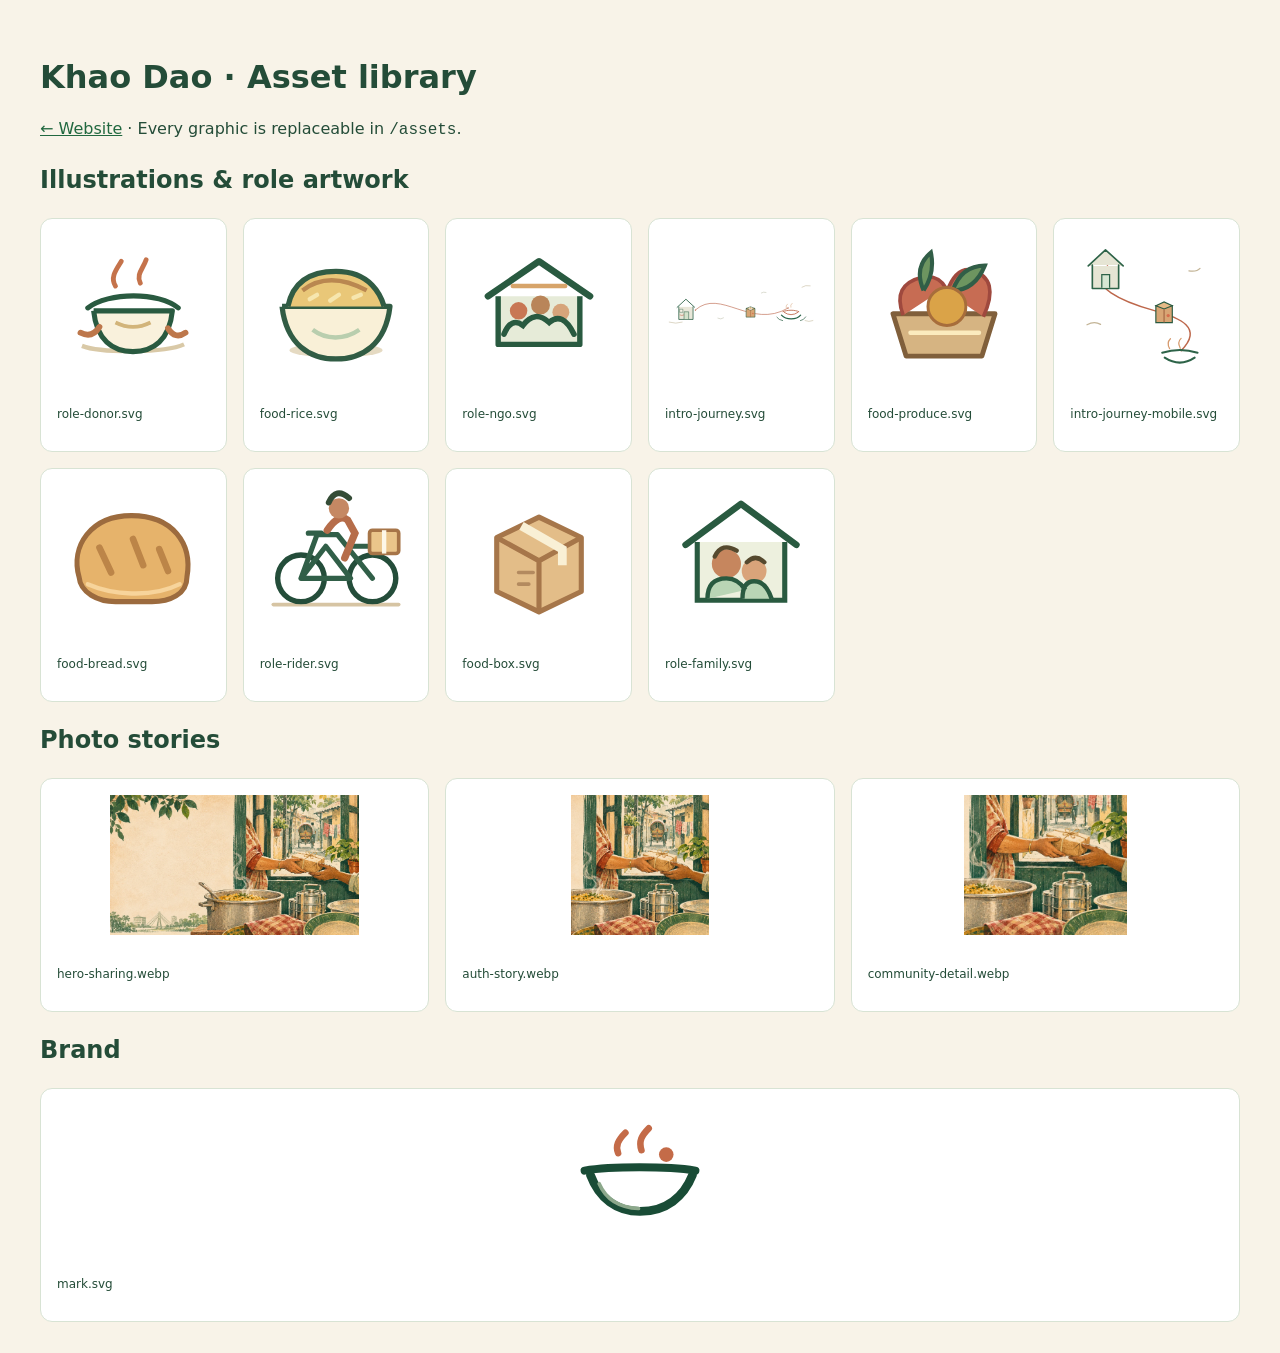
<file: previews/asset-gallery.html>
<!doctype html><html lang="en"><head><meta charset="utf-8"><meta name="viewport" content="width=device-width, initial-scale=1"><title>Khao Dao asset gallery</title><style>body{font:16px/1.5 system-ui;background:#f8f3e8;color:#244c38;margin:0;padding:32px}main{max-width:1200px;margin:auto}.gallery{display:grid;grid-template-columns:repeat(auto-fit,minmax(180px,1fr));gap:16px}.card{background:white;border:1px solid #d8e3d4;border-radius:12px;padding:16px;min-height:200px;display:flex;flex-direction:column;justify-content:space-between}.card img{height:140px;max-width:100%;object-fit:contain}.card p{font-size:12px;overflow-wrap:anywhere}.wide{width:100%;max-height:400px;object-fit:contain}h1{margin-bottom:4px}a{color:#21683f}</style></head><body><main><h1>Khao Dao · Asset library</h1><p><a href="../index.html">← Website</a> · Every graphic is replaceable in <code>/assets</code>.</p><h2>Illustrations & role artwork</h2><div class="gallery"><div class="card"><img loading="lazy" src="../assets/illustrations/role-donor.svg" alt=""><p>role-donor.svg</p></div><div class="card"><img loading="lazy" src="../assets/illustrations/food-rice.svg" alt=""><p>food-rice.svg</p></div><div class="card"><img loading="lazy" src="../assets/illustrations/role-ngo.svg" alt=""><p>role-ngo.svg</p></div><div class="card"><img loading="lazy" src="../assets/illustrations/intro-journey.svg" alt=""><p>intro-journey.svg</p></div><div class="card"><img loading="lazy" src="../assets/illustrations/food-produce.svg" alt=""><p>food-produce.svg</p></div><div class="card"><img loading="lazy" src="../assets/illustrations/intro-journey-mobile.svg" alt=""><p>intro-journey-mobile.svg</p></div><div class="card"><img loading="lazy" src="../assets/illustrations/food-bread.svg" alt=""><p>food-bread.svg</p></div><div class="card"><img loading="lazy" src="../assets/illustrations/role-rider.svg" alt=""><p>role-rider.svg</p></div><div class="card"><img loading="lazy" src="../assets/illustrations/food-box.svg" alt=""><p>food-box.svg</p></div><div class="card"><img loading="lazy" src="../assets/illustrations/role-family.svg" alt=""><p>role-family.svg</p></div></div><h2>Photo stories</h2><div class="gallery"><div class="card"><img src="../assets/images/hero-sharing.webp"><p>hero-sharing.webp</p></div><div class="card"><img src="../assets/images/auth-story.webp"><p>auth-story.webp</p></div><div class="card"><img src="../assets/images/community-detail.webp"><p>community-detail.webp</p></div></div><h2>Brand</h2><div class="gallery"><div class="card"><img src="../assets/brand/mark.svg"><p>mark.svg</p></div></div></main></body></html>
</file>
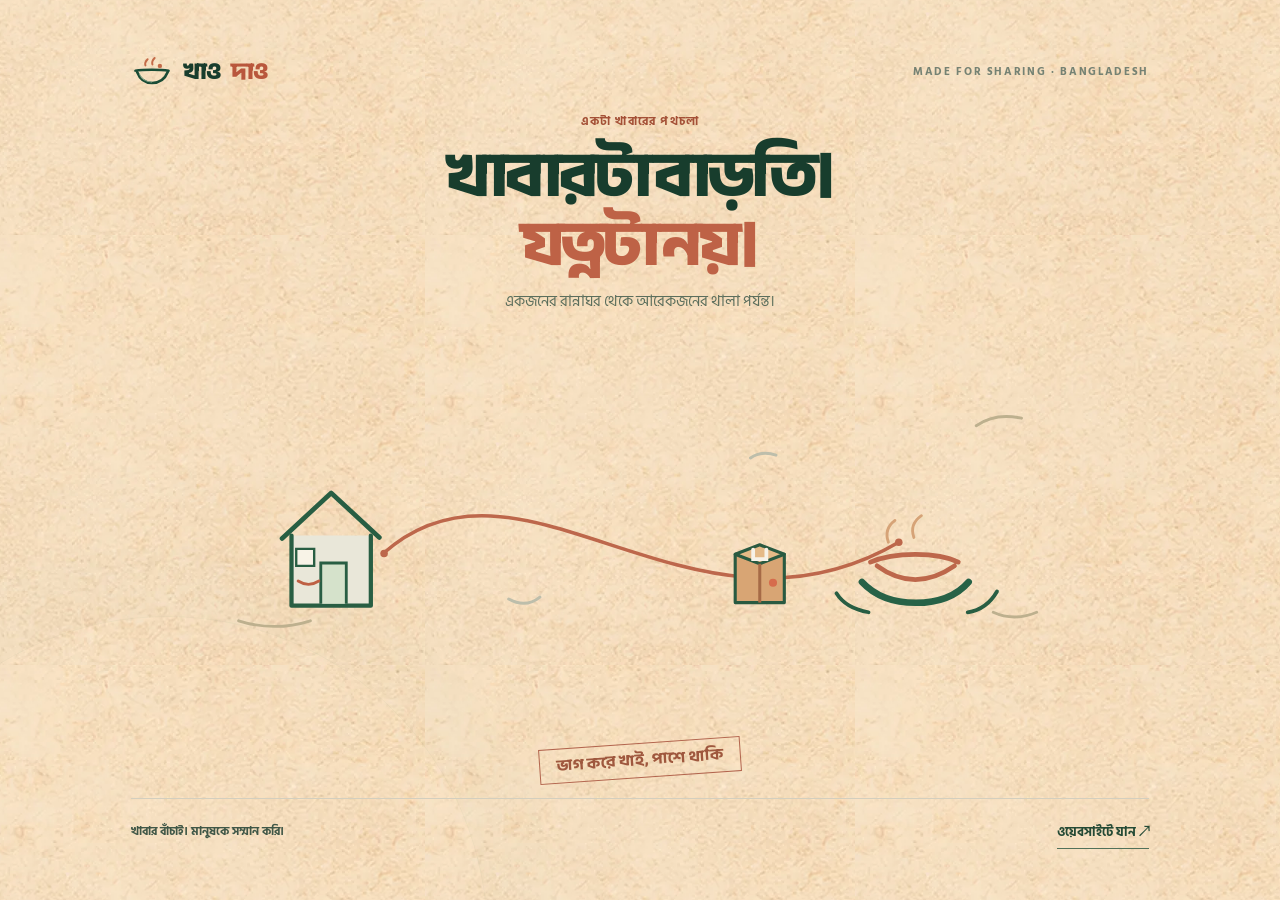
<file: previews/intro.html>
<!doctype html><html lang="bn"><head><meta charset="utf-8"><meta name="viewport" content="width=device-width, initial-scale=1"><title>খাও দাও Intro Preview</title><link rel="stylesheet" href="../assets/css/site.css"><link href="https://fonts.googleapis.com/css2?family=Anek+Bangla:wght@500;600;700;800&family=Hind+Siliguri:wght@400;500;600;700&display=swap" rel="stylesheet"><style>body{margin:0}</style></head><body><section id="preloader" aria-label="খাও দাও পরিচিতি">
  <div class="kd-intro">
    <div class="kd-intro-top"><div class="kd-intro-logo"><img src="../assets/brand/mark.svg" alt="">খাও <span class="kd-give">দাও</span></div><span class="kd-intro-kicker">MADE FOR SHARING · BANGLADESH</span></div>
    <div class="kd-intro-main"><div class="kd-intro-copy"><small>একটা খাবারের পথচলা</small><h2>খাবারটা বাড়তি।<br><span>যত্নটা নয়।</span></h2><p>একজনের রান্নাঘর থেকে আরেকজনের থালা পর্যন্ত।</p></div>
    <div class="kd-intro-illustration"><img class="wide" src="../assets/illustrations/intro-journey.svg" alt="একটি খাবারের প্যাকেট দাতার কাছ থেকে গ্রহীতার কাছে যাচ্ছে"><img class="mobile" src="../assets/illustrations/intro-journey-mobile.svg" alt="খাবার ভাগাভাগির ছোট গল্প"></div><span class="kd-intro-tag">ভাগ করে খাই, পাশে থাকি</span></div>
    <div class="kd-intro-bottom"><b>খাবার বাঁচাই। মানুষকে সম্মান করি।</b><button class="kd-intro-skip" type="button" onclick="closePreloader()">ওয়েবসাইটে যান ↗</button></div>
  </div>
</section><script>function closePreloader(){location.href='../index.html#/';}</script></body></html>
</file>
<file: assets/css/site.css>
:root{--g1:#0f3a24;--g2:#14532d;--g3:#1f7a3f;--mint:#e6f2e6;--bg:#f1f6f1;--ink:#13241a;--mut:#5d6e63;--line:#dce7dc;--sun:#e8452c;--amb:#e08a12}
*{box-sizing:border-box}
body{margin:0;background:var(--bg);color:var(--ink);font:16px/1.55 "Hind Siliguri",system-ui,sans-serif}
h1,h2,h3{font-family:"Bricolage Grotesque","Hind Siliguri",sans-serif;letter-spacing:-.015em;margin:0}
a{color:inherit;text-decoration:none}
button{font:600 15px "Hind Siliguri",sans-serif;cursor:pointer;border:0;border-radius:10px;padding:10px 18px;background:var(--g3);color:#fff;transition:.15s;display:inline-flex;align-items:center;gap:8px}
button:hover{background:var(--g2);transform:translateY(-1px)}
button.soft{background:var(--mint);color:var(--g2)}button.warn{background:#fde8e4;color:var(--sun)}button.ghost{background:rgba(255,255,255,.6);color:var(--g1);backdrop-filter:blur(8px)}
:focus-visible{outline:3px solid #86c98f;outline-offset:2px}
.demo{background:#fff4d6;color:#7a5400;text-align:center;font-size:13px;padding:4px}
.nb{display:flex;align-items:center;justify-content:space-between;gap:14px;padding:12px 4vw;background:rgba(255,255,255,.74);backdrop-filter:blur(14px);border-bottom:1px solid rgba(20,83,45,.1);position:sticky;top:0;z-index:20}
.brand{display:flex;align-items:center;gap:8px;font:800 21px "Bricolage Grotesque";color:var(--g2)}
.nb nav{display:flex;gap:26px;font-weight:500}.nb nav a{padding:4px 0;border-bottom:2px solid transparent}.nb nav a.on{border-color:var(--g3);color:var(--g3)}
.nr{display:flex;gap:10px;align-items:center}.lang{background:none;color:var(--g2);padding:6px 12px;border:1px solid var(--line)}.lang:hover{background:var(--mint)}
@media(max-width:700px){.nb nav{display:none}}
/* animated Bangladesh scene */
.hero,.authwrap{position:relative;overflow:hidden}
.scene{position:absolute;inset:0;width:100%;height:100%}
.w1{animation:drift 90s linear infinite}.w2{animation:drift 60s linear infinite}.w3{animation:drift 40s linear infinite}.w4{animation:drift 28s linear infinite}
@keyframes drift{to{transform:translateX(-1440px)}}
.glow{transform-box:fill-box;transform-origin:center;animation:pulse 6s ease-in-out infinite}@keyframes pulse{50%{opacity:.6;transform:scale(1.12)}}
.boat{animation:sail 75s linear infinite}@keyframes sail{from{transform:translate(-200px,500px)}to{transform:translate(1560px,500px)}}
.bob{transform-box:fill-box;transform-origin:center;animation:bob 3s ease-in-out infinite}@keyframes bob{50%{transform:translateY(5px) rotate(2deg)}}
.bird{animation:fly 45s linear infinite;animation-delay:var(--s)}@keyframes fly{from{transform:translate(-100px,var(--y))}to{transform:translate(1540px,calc(var(--y) - 70px))}}
.gr{animation:rise var(--d) linear infinite;animation-delay:var(--s)}@keyframes rise{from{transform:translate(var(--x),820px);opacity:0}15%{opacity:.85}to{transform:translate(calc(var(--x) + 90px),-20px);opacity:0}}
.sway{transform-box:fill-box;transform-origin:bottom center;animation:sway 5s ease-in-out infinite}@keyframes sway{50%{transform:rotate(2.5deg)}}
.flt{animation:flt 6s ease-in-out infinite}@keyframes flt{50%{transform:translateY(-10px)}}
/* hero + auth */
.in{position:relative;display:grid;gap:34px;align-items:center;max-width:1220px;margin:0 auto;padding:7vh 5vw;min-height:calc(100vh - 62px)}
.hero .in{grid-template-columns:1.15fr 1fr}.authwrap .in{grid-template-columns:1.1fr 450px}
@media(max-width:860px){.hero .in,.authwrap .in{grid-template-columns:1fr}}
.chip{display:inline-flex;gap:6px;align-items:center;background:rgba(255,255,255,.72);color:var(--g2);font-weight:600;font-size:14px;padding:4px 12px;border-radius:99px}
.in h1{font-size:clamp(38px,6vw,66px);line-height:1.06;color:var(--g1);margin:14px 0}
.in p.lead{font-size:19px;color:#254a33;max-width:40ch;margin:0 0 24px}
.glass{background:rgba(255,255,255,.66);backdrop-filter:blur(16px);border:1px solid rgba(255,255,255,.75);border-radius:20px;box-shadow:0 14px 40px rgba(15,58,36,.14)}
.live{display:flex;gap:14px;align-items:center;padding:14px 18px;width:min(330px,100%)}.live svg{width:56px;flex:none}
.live .clock{font:800 22px "Bricolage Grotesque";color:var(--sun);font-variant-numeric:tabular-nums}
.stack{display:grid;gap:16px;justify-items:end}.stack .live:nth-child(2){margin-right:40px}
@media(max-width:860px){.stack{justify-items:start}.stack .live:nth-child(2){margin:0}}
.card{padding:26px;animation:in .6s cubic-bezier(.2,.8,.2,1)}@keyframes in{from{opacity:0;transform:translateY(24px) scale(.98)}}
.tabs2{position:relative;display:grid;grid-template-columns:1fr 1fr;background:rgba(20,83,45,.09);border-radius:12px;padding:4px;margin-bottom:20px}
.tabs2 button{background:none;color:var(--g2);position:relative;z-index:1;justify-content:center}.tabs2 button:hover{transform:none;background:none}
.ind{position:absolute;top:4px;bottom:4px;left:4px;width:calc(50% - 4px);background:#fff;border-radius:9px;box-shadow:0 2px 8px rgba(0,0,0,.1);transition:transform .4s cubic-bezier(.5,1.5,.5,1)}
.card.reg .ind{transform:translateX(100%)}
.panes{display:block}.pane{display:none}.card:not(.reg) .p1,.card.reg .p2{display:block;animation:paneIn .45s cubic-bezier(.2,.8,.2,1)}@keyframes paneIn{from{opacity:0;transform:translateX(24px)}}
.f{position:relative;margin-bottom:13px}.f svg{position:absolute;left:13px;top:16px;color:var(--mut)}
.f input,.f select,.plain{width:100%;padding:21px 14px 7px 42px;border:1.5px solid var(--line);border-radius:12px;font:inherit;background:#fff;color:var(--ink);transition:.2s}
.f select{padding-top:19px}.plain{padding:11px 14px;margin-bottom:12px}
.f label{position:absolute;left:42px;top:14px;color:var(--mut);transition:.18s;pointer-events:none;font-size:15px}
.f input:focus+label,.f input:not(:placeholder-shown)+label,.f select+label{top:5px;font-size:11.5px;color:var(--g3);font-weight:600}
.f input:focus,.f select:focus,.plain:focus{border-color:var(--g3);box-shadow:0 0 0 4px rgba(31,122,63,.13);outline:0}
.hint{font-size:13px;color:var(--mut);margin:-6px 0 12px}
.full{width:100%;justify-content:center;padding:13px;font-size:16px}
button.busy{pointer-events:none;opacity:.85}button.busy::after{content:"";width:16px;height:16px;border:2px solid #fff;border-top-color:transparent;border-radius:50%;animation:spin .7s linear infinite}@keyframes spin{to{transform:rotate(360deg)}}
.shake{animation:shake .4s}@keyframes shake{25%{transform:translateX(-9px)}75%{transform:translateX(9px)}}
/* landing sections */
.sec{max-width:1100px;margin:0 auto;padding:60px 5vw}.sec h2{font-size:34px;margin-bottom:22px}
.steps{display:grid;grid-template-columns:repeat(auto-fit,minmax(240px,1fr));gap:20px}
.step{background:#fff;border:1px solid var(--line);border-radius:18px;padding:22px}.step b{font:800 36px "Bricolage Grotesque";color:var(--sun)}.step h3{font-size:20px;margin:4px 0}.step p{margin:0;color:var(--mut)}
footer{background:var(--g1);color:#a9cdb0;text-align:center;padding:26px;font-size:14px}
/* dashboards */
.shell{display:grid;grid-template-columns:250px 1fr;min-height:calc(100vh - 62px)}
.side{background:linear-gradient(180deg,var(--g1),var(--g2));color:#d7ebd9;padding:22px 14px;display:flex;flex-direction:column;gap:4px}
.me{text-align:center;padding:6px 0 18px}.me b{display:block;color:#fff;margin-top:8px}.me small{color:#9fc7a6}
.av{width:68px;height:68px;border-radius:50%;background:var(--mint);color:var(--g2);display:grid;place-items:center;font:800 28px "Bricolage Grotesque";margin:0 auto;border:3px solid rgba(255,255,255,.35)}
.side a{display:flex;gap:12px;align-items:center;padding:11px 14px;border-radius:10px;transition:.15s}.side a:hover{background:rgba(255,255,255,.09)}.side a.on{background:rgba(255,255,255,.16);color:#fff;font-weight:600}
.main{padding:28px 3.5vw 60px;animation:fade .35s}@keyframes fade{from{opacity:0;transform:translateY(8px)}}
@media(max-width:820px){.shell{grid-template-columns:1fr}.side{flex-direction:row;overflow-x:auto;padding:10px}.me{display:none}.side a{white-space:nowrap}}
.head{display:flex;justify-content:space-between;align-items:flex-start;gap:14px;flex-wrap:wrap}.head h1{font-size:clamp(26px,3.6vw,36px)}.head p{margin:2px 0 0;color:var(--mut)}
.sts{display:grid;grid-template-columns:repeat(auto-fit,minmax(200px,1fr));gap:14px;margin:20px 0}
.st{display:flex;gap:14px;align-items:center;background:#fff;border:1px solid var(--line);border-radius:16px;padding:16px}.st b{font:800 30px "Bricolage Grotesque";display:block;line-height:1}.st small{color:var(--mut)}
.ico{width:52px;height:52px;border-radius:50%;display:grid;place-items:center;flex:none}.ico.g{background:var(--mint);color:var(--g3)}.ico.o{background:#fdebd0;color:var(--amb)}.ico.b{background:#dde9fb;color:#2f5fb3}.ico.p{background:#ece4f7;color:#6b3fa0}
.panel{background:#fff;border:1px solid var(--line);border-radius:16px;padding:20px;margin-bottom:16px}.panel h3{font-size:19px;margin-bottom:10px}.panel p{color:var(--mut);margin:0 0 12px}
.two{display:grid;grid-template-columns:repeat(auto-fit,minmax(280px,1fr));gap:16px}.two .panel{position:relative;overflow:hidden;margin:0}.two .art{position:absolute;right:10px;bottom:0;width:110px;opacity:.9}
.row{display:grid;grid-template-columns:repeat(auto-fit,minmax(190px,1fr));gap:0 12px}
.bd{display:inline-block;padding:2px 10px;border-radius:99px;font-size:12px;font-weight:600;background:var(--mint);color:var(--g3)}.bd.HIGH{background:#fde8e4;color:var(--sun)}.bd.MEDIUM,.bd.PENDING{background:#fdf0cf;color:#8a5a00}.bd.CANCELLED{background:#e6e8e4;color:#59625b}.bd.COMPLETED{background:var(--g3);color:#fff}
.wrap{overflow-x:auto}table{width:100%;border-collapse:collapse;font-size:15px}th{text-align:left;color:var(--mut);font-weight:600;padding:8px;border-bottom:2px solid var(--line)}td{padding:10px 8px;border-bottom:1px solid var(--line)}.empty{color:var(--mut);padding:8px 0}
.srch{display:flex;gap:8px;margin-bottom:10px}.srch .plain{margin:0;flex:1}
.chips{display:flex;flex-wrap:wrap;gap:8px;margin:6px 0 14px}.chip2{background:#fff;color:var(--ink);border:1px solid var(--line);padding:4px 14px;border-radius:99px}.chip2.on{background:var(--g3);color:#fff;border-color:var(--g3)}
.cards{display:grid;grid-template-columns:repeat(auto-fill,minmax(210px,1fr));gap:14px}
.fd{background:#fff;border:1px solid var(--line);border-radius:16px;padding:16px;text-align:center;display:flex;flex-direction:column;gap:5px;transition:.2s}.fd:hover{box-shadow:0 10px 26px rgba(15,58,36,.12);transform:translateY(-3px)}
.fd svg{width:68px;margin:0 auto}.fd h3{font-size:19px}.fd small{color:var(--mut)}.fd .ask{display:flex;gap:6px;margin-top:6px}.fd .plain{margin:0;width:70px;padding:8px}.fd button{flex:1;justify-content:center}
.bar{height:5px;border-radius:9px;background:var(--mint);overflow:hidden}.bar i{display:block;height:100%;background:var(--g3)}.bar.HIGH i{background:var(--sun)}.bar.MEDIUM i{background:#e0a100}
.dn{--p:0;width:104px;height:104px;border-radius:50%;display:grid;place-items:center;background:conic-gradient(var(--g3) calc(var(--p)*1%),#f3b94d 0);flex:none}.dn::after{content:attr(data-l);width:74px;height:74px;border-radius:50%;background:#fff;display:grid;place-items:center;font-weight:700;font-size:18px}
.dnr{display:flex;align-items:center;gap:18px}.dnr small{display:block;color:var(--mut)}
.flow{display:flex;align-items:center;justify-content:center;gap:clamp(8px,3vw,30px);flex-wrap:wrap;margin:20px 0}.node{text-align:center;font-weight:600}.node span{display:grid;place-items:center;width:84px;height:84px;border-radius:50%;margin:0 auto 6px}
.node svg{width:46px}.sym{font-size:30px;color:var(--mut)}
.prog{height:10px;border-radius:9px;background:var(--mint);overflow:hidden;margin:6px 0}.prog i{display:block;height:100%;width:6%;background:linear-gradient(90deg,var(--g3),#7bc67e);border-radius:9px;transition:width 1.6s cubic-bezier(.4,0,.2,1)}
.warnbox{background:#fff4d6;border:1px solid #ecd28a;color:#6d4b00;border-radius:12px;padding:12px 16px;margin:14px 0}
#toast{position:fixed;left:50%;bottom:24px;transform:translate(-50%,20px);background:var(--ink);color:#fff;padding:12px 20px;border-radius:12px;opacity:0;pointer-events:none;transition:.25s;z-index:99}
#toast.show{opacity:1;transform:translate(-50%,0)}#toast.bad{background:var(--sun)}
.rf{display:none}.p2[data-role=NGO] .rNGO,.p2[data-role=INDIVIDUAL] .rINDIVIDUAL,.p2[data-role=RIDER] .rRIDER{display:block}
.pv img,.pv video{max-width:100%;max-height:150px;border-radius:10px;margin:6px 0}textarea.plain{resize:vertical;font:inherit}
.fup{border:1.5px dashed var(--line);border-radius:12px;padding:10px 12px;margin-bottom:10px;background:#fff}.fup label{display:block;font-weight:600;font-size:14px}.fup input{width:100%;margin-top:4px}
.map{height:260px;border-radius:14px;overflow:hidden;border:1px solid var(--line);margin:10px 0;z-index:1}.map.tall{height:min(62vh,540px);margin:0}
.chk{display:flex;gap:10px;align-items:center;margin:8px 0 14px;font-weight:500}.chk input{width:18px;height:18px}
.fd{text-align:left;position:relative;cursor:pointer;gap:4px}.fd .fi{position:relative;background:var(--mint);border-radius:12px;padding:14px;margin-bottom:4px}.fd .fi>svg{width:76px;margin:0 auto;display:block}
.tg{position:absolute;top:8px;left:8px;font-size:12px;font-weight:600;padding:2px 9px;border-radius:99px;background:#fff;color:var(--g2)}.tg.HIGH{background:var(--sun);color:#fff}.tg.free{top:auto;bottom:8px;background:var(--g3);color:#fff}
.fd .meta{display:flex;justify-content:space-between;color:var(--mut);font-size:14px;align-items:center}.fd .meta svg{width:15px;height:15px;margin:0 3px 0 0;display:inline;vertical-align:-2px}
.fd .add{position:absolute;right:8px;bottom:8px;width:36px;height:36px;border-radius:50%;padding:0;justify-content:center;font-size:22px;box-shadow:0 4px 10px rgba(0,0,0,.2)}
.hs{display:flex;gap:14px;overflow-x:auto;padding-bottom:8px}.hs .fd{min-width:210px;max-width:210px}.sec2{margin:20px 0 10px}
.chip2{display:inline-flex;align-items:center;gap:6px}.chip2 svg{width:22px;height:22px}
.ov{position:fixed;inset:0;background:rgba(10,30,20,.5);z-index:59;animation:fade .2s}
.sh{position:fixed;right:0;top:0;bottom:0;width:min(450px,100%);background:#fff;overflow:auto;padding:22px;z-index:60;animation:slide .3s cubic-bezier(.2,.8,.2,1)}@keyframes slide{from{transform:translateX(40px);opacity:0}}
@media(max-width:600px){.sh{top:auto;max-height:92vh;border-radius:20px 20px 0 0}}
.sh .x{position:absolute;right:14px;top:12px;background:var(--mint);color:var(--g2);width:34px;height:34px;padding:0;justify-content:center;font-size:22px;border-radius:50%}
.shh{display:flex;gap:14px;align-items:center;margin-bottom:14px;padding-right:40px}.shh svg{width:70px;flex:none}.shh h2{font-size:24px}
.lb{font-weight:600;font-size:14px;color:var(--mut);display:block;margin:10px 0 4px}
.step2{display:flex;align-items:center;gap:14px;margin-bottom:14px}.step2 button{width:40px;height:40px;padding:0;justify-content:center;font-size:20px;border-radius:50%}.step2 b{font-size:22px;min-width:26px;text-align:center}
.seg{display:grid;grid-template-columns:1fr 1fr;background:var(--mint);border-radius:12px;padding:4px;margin-bottom:10px}.seg button{background:none;color:var(--g2);justify-content:center}.seg button.on{background:#fff;box-shadow:0 2px 8px rgba(0,0,0,.1)}.seg button:hover{transform:none}
.bill{display:flex;justify-content:space-between;padding:8px 0;border-bottom:1px solid var(--line)}.bill.tot{font-weight:600}.sh .full{margin-top:14px}
.orders{display:grid;gap:12px;margin-top:16px}.oc{display:grid;grid-template-columns:64px 1fr auto auto;gap:14px;align-items:center;background:#fff;border:1px solid var(--line);border-radius:16px;padding:14px}.oc .art2 svg{width:56px}
@media(max-width:700px){.oc{grid-template-columns:56px 1fr}.oc>div:nth-child(n+3){grid-column:2}}
.trk{display:grid;grid-template-columns:320px 1fr;gap:16px;margin-top:18px}@media(max-width:860px){.trk{grid-template-columns:1fr}}
.stp{list-style:none;margin:0 0 14px;padding:0}.stp li{position:relative;padding:0 0 22px 34px;color:var(--mut)}.stp li i{position:absolute;left:0;top:2px;width:20px;height:20px;border-radius:50%;background:var(--line)}.stp li::before{content:"";position:absolute;left:9px;top:22px;bottom:-2px;width:2px;background:var(--line)}.stp li:last-child::before{display:none}.stp li.done{color:var(--ink)}.stp li.done i{background:var(--g3)}.stp li.cur{font-weight:700}.stp li.cur i{box-shadow:0 0 0 6px rgba(31,122,63,.2)}
.pin{width:34px;height:34px;border-radius:50%;display:grid;place-items:center;color:#fff;border:3px solid #fff;box-shadow:0 3px 10px rgba(0,0,0,.35)}
.pf{width:90px;height:64px;object-fit:cover;border-radius:8px;cursor:zoom-in;display:block}.zm{position:fixed;z-index:61;left:50%;top:50%;transform:translate(-50%,-50%);max-width:92vw;max-height:88vh;border-radius:12px}
.back{display:inline-block;margin-bottom:8px;color:var(--g3);font-weight:600}.bd.ON_THE_WAY{background:#dde9fb;color:#2f5fb3}
.brand .rs{color:var(--sun)}.brand svg{flex:none}
.strip{display:grid;grid-template-columns:repeat(auto-fit,minmax(220px,1fr));gap:14px;max-width:1100px;margin:-38px auto 0;padding:0 5vw;position:relative;z-index:2}
.strip>div{background:#fff;border:1px solid var(--line);border-radius:16px;padding:14px 16px;display:flex;gap:12px;align-items:center;box-shadow:0 8px 24px rgba(15,58,36,.08)}.strip b{display:block}.strip small{color:var(--mut)}
.htabs{display:flex;flex-wrap:wrap;gap:8px;margin:0 0 22px}.htab{background:#fff;color:var(--ink);border:1px solid var(--line)}.htab:hover{background:var(--mint)}.htab.on{background:var(--g3);color:#fff;border-color:var(--g3)}
.hsteps{display:grid;grid-template-columns:repeat(auto-fit,minmax(220px,1fr));gap:16px;animation:fade .35s}.hs2{position:relative;background:#fff;border:1px solid var(--line);border-radius:18px;padding:20px}.hs2 .num{position:absolute;right:16px;top:8px;font:800 44px "Bricolage Grotesque";color:#e9f0e9}.hs2 h3{font-size:19px;margin:12px 0 4px}.hs2 p{margin:0;color:var(--mut)}
.feat{display:grid;grid-template-columns:repeat(auto-fit,minmax(260px,1fr));gap:18px}.feat>div{display:flex;gap:14px}.feat b{display:block}.feat p{margin:2px 0 0;color:var(--mut)}
.band{background:linear-gradient(120deg,var(--g1),var(--g3));color:#fff;border-radius:24px;padding:44px 6vw;text-align:center;margin:20px 5vw 60px}.band h2{font-size:clamp(26px,4vw,40px);margin-bottom:10px}.band p{color:#cfe6d0;max-width:50ch;margin:0 auto 20px}.band button{background:#fff;color:var(--g2)}.band button:hover{background:var(--mint)}
.teaser{display:grid;grid-template-columns:repeat(auto-fit,minmax(280px,1fr));gap:16px}.teaser .panel{margin:0}
.flinks{display:flex;gap:22px;justify-content:center;flex-wrap:wrap;margin:10px 0}.flinks a:hover{color:#fff}footer .brand{justify-content:center;color:#fff}
.pghead{background:linear-gradient(135deg,var(--g1),var(--g3));color:#fff;padding:70px 5vw 60px;text-align:center}.pghead h1{font-size:clamp(32px,5vw,54px)}.pghead p{max-width:60ch;margin:12px auto 0;color:#d4ead6;font-size:19px}
.prose{max-width:760px;margin:0 auto;padding:50px 5vw 30px}.prose h2{font-size:28px;margin:6px 0 10px}.prose p{color:#2c4234;font-size:17px}
.vals{display:grid;grid-template-columns:repeat(auto-fit,minmax(230px,1fr));gap:14px;max-width:1000px;margin:0 auto;padding:0 5vw 20px}.vals>div{background:#fff;border:1px solid var(--line);border-radius:16px;padding:18px}.vals h3{font-size:18px;margin:10px 0 4px}.vals p{margin:0;color:var(--mut)}
.note{background:#fff4d6;border:1px solid #ecd28a;color:#6d4b00;border-radius:12px;padding:12px 16px;margin:10px 0 24px}
.sky{position:relative;background:radial-gradient(ellipse at 50% 130%,#4a0f0a,#0a1410 62%);color:#fff;overflow:hidden;padding:90px 5vw 80px;text-align:center}
@keyframes tw{50%{opacity:.15}}
}
.sky h1{position:relative;font-size:clamp(38px,7vw,74px)}.sky p{position:relative;max-width:56ch;margin:12px auto 0;color:#e8cfca;font-size:19px}
.team{display:grid;grid-template-columns:repeat(auto-fit,minmax(200px,1fr));gap:16px;max-width:1100px;margin:0 auto;padding:50px 5vw 20px}
.mem{background:#fff;border:1px solid var(--line);border-radius:20px;padding:22px 16px;text-align:center;transition:.2s}.mem:hover{transform:translateY(-5px);box-shadow:0 14px 30px rgba(15,58,36,.12)}
.mem .av{margin-bottom:10px;background:linear-gradient(135deg,var(--g3),var(--g1));color:#fff;border:0}.mem b{font:700 21px "Bricolage Grotesque";display:block}.mem small{color:var(--sun);font-weight:600;display:block;margin:2px 0 8px}.mem p{margin:0;color:var(--mut);font-size:15px}
.chips3{display:flex;flex-wrap:wrap;gap:8px;justify-content:center;margin-top:8px}.chips3 span{background:var(--mint);color:var(--g2);padding:4px 14px;border-radius:99px;font-weight:600;font-size:14px}
}
.lead2{max-width:1000px;margin:-44px auto 0;padding:0 5vw;position:relative;z-index:2}
.card2{background:#fff;border:1px solid var(--line);border-radius:24px;padding:28px;display:grid;grid-template-columns:auto 1fr;gap:26px;align-items:center;box-shadow:0 18px 44px rgba(15,58,36,.14)}
@media(max-width:620px){.card2{grid-template-columns:1fr;text-align:center}}
.card2 h2{font-size:clamp(28px,4vw,40px)}.card2 p{margin:6px 0 0;color:var(--mut);font-size:17px}
.av.big{width:112px;height:112px;font-size:48px;background:linear-gradient(135deg,var(--sun),#a3200f);color:#fff;border:0;margin:0 auto}
.badge2{display:inline-block;background:var(--sun);color:#fff;font-weight:700;font-size:13px;padding:2px 14px;border-radius:99px;margin-bottom:6px}
.foot-t{display:inline-flex;align-items:center;gap:8px}
/* scene animation */
.rick{animation:ride 66s linear infinite}@keyframes ride{from{transform:translate(-260px,774px)}to{transform:translate(1700px,774px)}}
.rb{animation:rbump .7s ease-in-out infinite}@keyframes rbump{50%{transform:translateY(-2px)}}
.wh{transform-box:fill-box;transform-origin:center;animation:spin2 1.1s linear infinite}@keyframes spin2{to{transform:rotate(360deg)}}
.give{animation:give 7s ease-in-out infinite}@keyframes give{0%,100%{transform:translateX(-8px)}50%{transform:translateX(8px)}}
.steam{animation:steam 3s ease-in-out infinite}@keyframes steam{0%{transform:translateY(6px);opacity:0}40%{opacity:.9}100%{transform:translateY(-16px);opacity:0}}
.heart{transform-box:fill-box;transform-origin:center;animation:hb 2.4s ease-in-out infinite}@keyframes hb{50%{transform:scale(1.25) translateY(-4px)}}
/* login panel alignment */
.f svg{top:19px;pointer-events:none}
.f input,.f select{height:56px;padding:22px 14px 6px 42px;line-height:1.2;appearance:none;-webkit-appearance:none}
.f select{padding-right:38px;background:#fff url("data:image/svg+xml;utf8,<svg xmlns='http://www.w3.org/2000/svg' width='14' height='14' viewBox='0 0 24 24' fill='none' stroke='%235d6e63' stroke-width='3' stroke-linecap='round' stroke-linejoin='round'><path d='M6 9l6 6 6-6'/></svg>") no-repeat right 14px center/14px}
.f label{top:18px;line-height:1.2}
.f input:focus+label,.f input:not(:placeholder-shown)+label,.f select+label{top:7px}
.f input:hover,.f select:hover,.plain:hover{border-color:#b9cdbb}
.card button{min-height:46px}.tabs2 button{min-height:42px;font-weight:500}
.card:not(.reg) .tabs2 button:first-of-type,.card.reg .tabs2 button:last-of-type{font-weight:700}
.authwrap .in{align-items:start;padding-top:9vh}.authwrap .in>div:first-child{padding-top:4vh}
.card.glass{max-width:100%}.pv img,.pv video{display:block}
/* every screen: phone, tablet, laptop, big monitor */
.hero .in,.authwrap .in,.shell{min-height:calc(100vh - 62px);min-height:calc(100svh - 62px)}
.nb{padding-left:max(4vw,env(safe-area-inset-left));padding-right:max(4vw,env(safe-area-inset-right))}
.main{max-width:1320px;width:100%;margin:0 auto}
@media(max-width:1000px){.authwrap .in{grid-template-columns:1fr 420px;gap:24px}}
@media(max-width:860px){.hero .in,.authwrap .in{min-height:0;grid-template-columns:1fr;padding:5vh 5vw 8vh;gap:22px;align-items:start}.authwrap .in>div:first-child{padding-top:0}
 .authwrap .card{justify-self:center;width:100%;max-width:520px}.in h1{font-size:clamp(30px,8.5vw,46px);margin:10px 0}.in p.lead{font-size:17px;margin-bottom:16px}
 .stack{justify-items:center}.live{width:100%;max-width:380px}.tags{display:none}}
@media(max-width:700px){.nb{flex-wrap:wrap;row-gap:4px;padding-top:8px;padding-bottom:8px}.nb nav{display:flex;order:3;width:100%;overflow-x:auto;gap:20px;font-size:15px;white-space:nowrap}.brand{font-size:19px}.nr button{padding:8px 12px}
 .sec{padding:40px 5vw}.main{padding:20px 4vw 50px}button{min-height:44px}.lead2{margin-top:-30px}.card2{padding:20px}.band{margin:10px 4vw 40px;padding:34px 5vw}.sky,.pghead{padding-top:60px;padding-bottom:50px}}
@media(max-width:520px){.sts{grid-template-columns:1fr 1fr}.st{padding:12px;gap:10px;flex-direction:column;align-items:flex-start}.ico{width:44px;height:44px}.cards{grid-template-columns:repeat(2,1fr)}.fd{padding:10px}.fd .fi>svg{width:60px}.fd h3{font-size:17px}.card{padding:18px}.head h1{font-size:26px}.step2 button{width:44px;height:44px}}
@media(max-width:360px){.cards{grid-template-columns:1fr}.nr .lang{display:none}}
@media(min-width:1700px){body{font-size:17px}.in{max-width:1400px}.sec,.team,.vals{max-width:1300px}}
@media(prefers-reduced-motion:reduce){*{animation:none!important;transition:none!important}}

/* Product-level visual system */
:root{--g1:#103b2b;--g2:#125337;--g3:#1b8052;--mint:#e8f5e9;--bg:#f8faf6;--ink:#172c22;--mut:#66786c;--line:#e2ebe1;--sun:#e8653f;--amb:#dd922e}
html{scroll-behavior:smooth;scroll-padding-top:100px}
body{background:radial-gradient(ellipse at 0% 0%,#eef8ec 0,transparent 36%),#f8faf6}
button{transition:background .22s ease,transform .22s ease,box-shadow .22s ease}
button:hover{box-shadow:0 6px 18px rgba(15,79,44,.12)}
.nb{background:rgba(255,255,255,.91);border-bottom:1px solid rgba(21,83,55,.08);box-shadow:0 6px 28px rgba(24,61,41,.04)}
.brand{font-family:"Bricolage Grotesque","Hind Siliguri",sans-serif;letter-spacing:-.04em}
.brand .rs{color:var(--sun)}
.nb nav a{transition:color .2s,border-color .2s}
.nb nav a:hover{color:var(--g3)}
.hero{min-height:670px;background:#e9f3e7;isolation:isolate}
.hero::after{content:"";position:absolute;inset:0;background:linear-gradient(95deg,rgba(251,253,247,.84) 0%,rgba(248,250,243,.63) 45%,rgba(246,249,242,.28) 100%);z-index:0;pointer-events:none}
.hero .scene{opacity:.68;filter:saturate(.83)}
.hero .in{z-index:1;grid-template-columns:1.04fr .96fr;gap:46px;min-height:690px;max-width:1280px}
.hero-copy{position:relative;z-index:2;max-width:690px}
.hero .chip{font-size:13px;padding:7px 13px;background:#fff;color:var(--g2);box-shadow:0 5px 25px rgba(34,92,45,.09)}
.hero h1{font-size:clamp(40px,5.3vw,75px);max-width:13ch;letter-spacing:-.055em;line-height:1.1;margin:22px 0 17px}
.hero h1 em{font-style:normal;color:var(--sun)}
.hero p.lead{font-size:clamp(16px,1.6vw,19px);max-width:49ch;line-height:1.67;color:#3c5c47}
.hero-actions{display:flex;flex-wrap:wrap;gap:11px;margin-top:18px}
.hero-actions button{border-radius:12px;min-height:53px;padding:11px 22px;font-size:16px}
.hero-actions .ghost{background:#fff;border:1px solid #d9e7da}
.journey-label{margin:22px 0 10px;font-size:13px;letter-spacing:.05em;text-transform:uppercase;color:#365f45;font-weight:700}
.journey{display:flex;gap:8px;flex-wrap:wrap}
.journey button{border-radius:100px;min-height:39px;padding:7px 13px;background:#fff;color:#315842;border:1px solid #cfdfd1;font-size:14px;box-shadow:none}
.journey button.on{background:var(--g2);color:#fff;border-color:var(--g2)}
.hero-visual{position:relative;min-height:490px;display:flex;justify-content:center;align-items:center}
.hero-plate{width:min(100%,505px);filter:drop-shadow(0 22px 32px rgba(22,66,37,.15));animation:heroFloat 7s ease-in-out infinite}
@keyframes heroFloat{50%{transform:translateY(-10px) rotate(1deg)}}
.food-note{position:absolute;left:0;bottom:36px;display:flex;gap:10px;align-items:center;background:rgba(255,255,255,.96);box-shadow:0 16px 38px rgba(29,71,42,.15);border:1px solid #fff;border-radius:16px;padding:13px 16px;max-width:235px;animation:heroFloat 6s -2s ease-in-out infinite}
.food-note .ico{width:40px;height:40px}
.food-note strong{display:block;font-size:14px;line-height:1.25}
.food-note small{display:block;color:var(--mut);font-size:12px;margin-top:2px}
.food-note.top{bottom:auto;top:62px;left:auto;right:-6px;animation-delay:-3s}
.food-visual-caption{position:absolute;right:4px;bottom:12px;font-size:12px;color:#49715a;background:#ffffffa8;padding:4px 10px;border-radius:22px}
.sec{max-width:1200px}
.sec h2{font-size:clamp(27px,3.4vw,39px);letter-spacing:-.04em;line-height:1.15}
.sec h2::before{content:none}
.section-eyebrow{display:block;color:var(--g3);font-weight:700;font-size:12px;letter-spacing:.13em;text-transform:uppercase;margin-bottom:8px}
.section-intro{color:var(--mut);font-size:16px;max-width:70ch;margin:-8px 0 24px}
.strip{max-width:1180px;margin:-32px auto 0;z-index:3}
.strip>div{border-radius:18px;box-shadow:0 12px 36px rgba(15,58,36,.08)}
.htabs{margin-top:18px}
.htab{border-radius:100px}
.hsteps{gap:18px}
.hs2{border-radius:20px;padding:24px;box-shadow:0 8px 30px rgba(26,62,37,.035)}
.hs2 .num{font-size:45px;color:#edf3ec}
.step-label{font-size:11px;font-weight:700;letter-spacing:.1em;text-transform:uppercase;color:var(--g3);display:block;margin-bottom:11px}
.hs2 .ico{width:46px;height:46px}
.panel,.st,.fd,.mem{box-shadow:0 4px 20px rgba(14,66,33,.03)}
.panel,.fd{border-radius:18px}
.fd .fi{background:radial-gradient(circle at 50% 40%,#fff 0%,#e8f4e8 70%);border:1px solid #e4efe2;overflow:hidden;min-height:104px;display:grid;place-items:center}
.fd .fi>svg{width:83px;filter:drop-shadow(0 7px 7px rgba(40,86,39,.13));transition:transform .3s ease}
.fd:hover .fi>svg{transform:scale(1.08) rotate(-3deg)}
.fd .add{background:var(--g3)}
.food-types{display:grid;grid-template-columns:repeat(3,minmax(0,1fr));gap:15px}
.food-type{background:linear-gradient(145deg,#fff,#f2f7ed);border:1px solid var(--line);border-radius:20px;min-height:210px;padding:24px;display:flex;align-items:center;justify-content:space-between;gap:12px;overflow:hidden;position:relative}
.food-type:nth-child(2){background:linear-gradient(145deg,#fffaf3,#f9efe2)}
.food-type:nth-child(3){background:linear-gradient(145deg,#f7fcf2,#e7f3e5)}
.food-type h3{font-size:21px;line-height:1.2}
.food-type p{font-size:14px;line-height:1.55;color:var(--mut);margin:7px 0 0;max-width:17ch}
.food-type .type-art{min-width:112px;width:45%}
.food-type .type-art svg{width:100%;filter:drop-shadow(0 10px 7px rgba(30,79,41,.12));transition:transform .35s ease}
.food-type:hover .type-art svg{transform:translateY(-7px) rotate(5deg)}
.food-type .type-art svg path,.food-type .type-art svg circle{vector-effect:non-scaling-stroke}
.feat{gap:22px}
.feat>div{background:#fff;border:1px solid var(--line);border-radius:18px;padding:21px;min-height:150px}
.teaser .panel{padding:27px}
.band{box-shadow:0 25px 44px rgba(25,91,51,.13)}
.sky{background:linear-gradient(135deg,#174d35,#0c3424);padding:72px 5vw 90px}
.sky h1{font-size:clamp(36px,5vw,55px)}
.sky p{color:#d4e7d8}
.team-intro{max-width:720px;margin:0 auto;text-align:center}
.team{max-width:1180px;padding-top:36px;grid-template-columns:repeat(4,minmax(0,1fr))}
.mem{padding:27px 19px;box-shadow:0 12px 28px rgba(14,61,35,.055);border-radius:18px}
.mem .av{background:linear-gradient(145deg,#e8f6e9,#d2e9d6);border:1px solid #c9e1d0;color:var(--g2)}
.mem small{color:var(--g3)}
.badge2{background:#e9f5ea;color:var(--g2)}
.card2{box-shadow:0 16px 34px rgba(15,67,36,.12);border-radius:22px}
.av.big{background:linear-gradient(145deg,#267d51,#104630)}
.tlv li::before{background:var(--g3);box-shadow:none}
.tlv li.nx::before{background:#7b9886}
.soft-scroll{opacity:0;transform:translateY(18px);transition:opacity .65s ease,transform .65s cubic-bezier(.2,.75,.25,1)}
.soft-scroll.revealed{opacity:1;transform:none}

/* v3 brand identity: flat, crafted and purposefully imperfect */
.brand{font-family:"Anek Bangla","Hind Siliguri",sans-serif;font-weight:800;letter-spacing:-.046em;gap:9px;font-size:23px}
.brand .rs{color:#bd5a3d}
.kd-brandmark{flex-shrink:0;overflow:visible}
/* Original preloader: one surplus meal finds its next table */
#preloader{position:fixed;inset:0;z-index:1000;background:#f8f3e7;color:#183d2d;display:flex;align-items:stretch;overflow:hidden;isolation:isolate;transition:opacity .55s ease,visibility .55s ease}
#preloader::before{content:"";position:absolute;inset:0;pointer-events:none;opacity:.28;background-image:radial-gradient(#bead8e 0.7px,transparent .9px);background-size:7px 7px;mix-blend-mode:multiply}
#preloader::after{content:"";position:absolute;left:-12vw;bottom:-28vw;width:50vw;height:50vw;border:1px solid rgba(29,93,58,.13);border-radius:50%;box-shadow:0 0 0 70px rgba(29,93,58,.025),0 0 0 150px rgba(29,93,58,.018);pointer-events:none}
#preloader.done{opacity:0;visibility:hidden;pointer-events:none}
.kd-intro{width:min(1290px,100%);min-height:100%;margin:auto;padding:clamp(24px,4vw,56px);display:grid;grid-template-rows:auto 1fr auto;gap:20px;position:relative;z-index:1}
.kd-intro-top,.kd-intro-bottom{display:flex;align-items:center;justify-content:space-between;gap:14px}
.kd-intro-logo{display:inline-flex;align-items:center;gap:10px;font-family:"Anek Bangla","Hind Siliguri",sans-serif;font-weight:800;font-size:24px;letter-spacing:-.04em;line-height:1.15;white-space:nowrap}
.kd-intro-logo .kd-give{color:#b9573c}
.kd-intro-kicker,.kd-intro-number{font-size:11px;letter-spacing:.15em;text-transform:uppercase;color:#758273;font-weight:800}
.kd-intro-main{display:flex;flex-direction:column;align-items:center;justify-content:center;padding:8px 0;min-width:0}
.kd-intro-copy{text-align:center;position:relative;z-index:2}
.kd-intro-copy small{display:block;color:#a45036;font-weight:800;font-size:12px;letter-spacing:.17em;text-transform:uppercase;margin-bottom:9px}
.kd-intro-copy h2{font:800 clamp(32px,5vw,65px)/1.08 "Anek Bangla","Hind Siliguri",sans-serif;letter-spacing:-.065em;margin:0;max-width:850px}
.kd-intro-copy h2 span{color:#be6246}
.kd-intro-copy p{margin:11px auto 0;max-width:420px;font-size:15px;color:#5b6e5c}
.kd-journey-shell{position:relative;width:min(900px,100%);margin:0 auto;}
.kd-journey{width:100%;height:auto;display:block;overflow:visible}
.kd-dashed-route{stroke-dasharray:4 13;stroke-linecap:round;animation:kdRoadFlow 3s linear infinite}
@keyframes kdRoadFlow{to{stroke-dashoffset:-68}}
.kd-package{filter:drop-shadow(0 8px 7px rgba(42,71,49,.18))}
.kd-hand-plate{transform-origin:center;animation:kdPlateMeet 3.1s ease-in-out both}
@keyframes kdPlateMeet{0%,68%{opacity:.5;transform:scale(.92)}84%,100%{opacity:1;transform:scale(1)}}
.kd-journey-words{display:flex;justify-content:space-between;margin:-18px 6% 0;font-size:13px;color:#48614e;font-weight:700;gap:18px}
.kd-journey-words span:last-child{text-align:right}
.kd-route-stamp{display:inline-block;transform:rotate(-8deg) scale(1.2);border:1.7px solid #bd6146;padding:5px 15px;border-radius:3px;font:800 15px "Anek Bangla","Hind Siliguri",sans-serif;color:#b85d43;opacity:0;animation:kdStamp 3.1s ease-in-out forwards;letter-spacing:-.02em;margin-top:18px}
@keyframes kdStamp{0%,77%{opacity:0;transform:rotate(-8deg) scale(1.2)}85%,100%{opacity:1;transform:rotate(-8deg) scale(1)}}
.kd-intro-bottom{border-top:1px solid #dcd7c8;padding-top:17px;font-size:12px;color:#687767}
.kd-intro-bottom b{font-weight:700;color:#405747}
.kd-intro-skip{appearance:none;background:none!important;border:0!important;border-bottom:1px solid #52715a!important;border-radius:0!important;color:#244a35!important;padding:5px 0!important;box-shadow:none!important;font:700 13px "Hind Siliguri",sans-serif;min-height:auto!important;transform:none!important}
.kd-intro-skip:hover{color:#a75036!important;border-bottom-color:#a75036!important;transform:none!important}
.kd-journey-mobile{display:none}
@media(max-width:640px){
  .kd-intro{padding:22px 20px 27px;gap:10px}
  .kd-intro-logo{font-size:21px}.kd-intro-logo svg{width:31px;height:31px}.kd-intro-kicker{display:none}
  .kd-intro-copy small{font-size:10px;letter-spacing:.1em}
  .kd-intro-copy h2{font-size:clamp(28px,8.4vw,43px);line-height:1.17}
  .kd-intro-copy p{font-size:13px;margin-top:6px}
  .kd-intro-main{padding:5px 0}
  .kd-journey-wide{display:none}.kd-journey-mobile{display:block;width:min(340px,100%);margin:0 auto}
  .kd-journey-words{margin:-5px 0 0;font-size:11px}
  .kd-route-stamp{margin-top:17px;font-size:13px}
  .kd-intro-bottom{font-size:10px;align-items:end}
  .kd-intro-bottom b{max-width:210px;line-height:1.4}
}
@media(prefers-reduced-motion:reduce){.kd-dashed-route,.kd-hand-plate,.kd-route-stamp{animation:none!important}.kd-route-stamp{opacity:1}#preloader{transition:none}}

@media(max-width:1000px){.hero .in{gap:25px}}
@media(max-width:860px){.hero .in{grid-template-columns:1fr;min-height:0;padding:56px 6vw 88px}.hero h1{max-width:16ch}.hero-visual{min-height:350px;max-width:540px;width:100%;margin:auto}.hero-plate{width:min(84%,410px)}.food-note{bottom:17px}.food-note.top{top:38px}.team{grid-template-columns:repeat(2,minmax(0,1fr))}}
@media(max-width:680px){.hero .in{padding-top:42px}.hero h1{font-size:clamp(35px,10vw,54px)}.hero::after{background:linear-gradient(180deg,rgba(250,252,247,.85),rgba(248,252,247,.44))}.food-types{grid-template-columns:1fr}.food-type{min-height:168px}.hero-visual{min-height:320px}.hero-plate{width:min(86%,365px)}.food-note{max-width:185px;padding:9px 11px}.food-note strong{font-size:12px}.food-note.top{right:0;top:20px}.food-visual-caption{display:none}.team{grid-template-columns:repeat(2,minmax(0,1fr))}.mem{padding:17px 12px}.mem b{font-size:17px}.journey button{font-size:12px}}
@media(max-width:420px){.hero-visual{min-height:290px}.food-note{max-width:155px}.food-note .ico{display:none}.team{gap:10px}.hero-actions button{min-height:48px;padding:9px 15px}}
@media(prefers-reduced-motion:reduce){.hero-plate,.food-note,.load-page{animation:none!important}.soft-scroll{opacity:1;transform:none}#preloader{transition:none}}

/* ================================================================
   KHAO DAO / V4 EDITORIAL IDENTITY
   Design tokens and reusable art are in /assets; no data URI art.
   ================================================================ */
:root{--kd-forest:#194c36;--kd-ink:#19392b;--kd-clay:#bc6548;--kd-paper:#f8f2e6;--kd-line:#d8dfd3}
body{background:#f7f6ef}
.nb{background:rgba(250,250,245,.93);border-bottom:1px solid #dce3d8;box-shadow:0 3px 22px rgba(30,72,42,.04)}
.brand{font:800 24px/1 "Anek Bangla","Hind Siliguri",sans-serif;gap:9px;letter-spacing:-.05em}
.brand .rs{color:var(--kd-clay)}
.brand img.kd-brandmark{width:33px;height:33px;object-fit:contain}
.brand:hover{opacity:.86}
/* Real editable images, not svg or scene fragments embedded in index. */
.hero{background:linear-gradient(90deg,rgba(251,246,233,.94),rgba(250,244,232,.72)),url("../images/paper-texture.webp") center/480px;min-height:670px}
.hero .scene{opacity:.08;filter:grayscale(.8)}
.hero::after{background:none}
.hero .in{max-width:1310px;grid-template-columns:1fr .95fr;gap:5vw;min-height:660px;padding-top:50px;padding-bottom:74px}
.hero .chip{box-shadow:none;background:rgba(255,255,255,.82);border:1px solid #dce2d5}
.hero h1{font-family:"Anek Bangla","Hind Siliguri",sans-serif;font-size:clamp(44px,5.2vw,77px);letter-spacing:-.045em;line-height:1.13}
.hero h1 em{color:var(--kd-clay)}
.hero .lead{color:#466151}
.hero-visual{display:flex;align-items:center;justify-content:center;min-height:490px;isolation:isolate}
.hero-frame{position:relative;width:min(100%,495px);height:480px;padding:9px;background:#fffdf8;border-radius:8px;box-shadow:0 18px 55px rgba(31,60,36,.16);transform:rotate(1.1deg);transition:transform .5s cubic-bezier(.2,.7,.3,1)}
.hero-frame:hover{transform:rotate(0deg) translateY(-4px)}
.hero-frame:before{content:"";position:absolute;width:95px;height:25px;background:#e5d5b4a8;top:-13px;left:42%;transform:rotate(-3deg);z-index:3;box-shadow:0 2px 3px #5e523012}
.hero-frame img{width:100%;height:100%;object-fit:cover;object-position:72% center;display:block;filter:saturate(.88)}
.hero-frame .photo-credit{position:absolute;bottom:17px;left:18px;font-size:12px;letter-spacing:.07em;color:#193a2a;background:#faf6e9df;padding:6px 11px;border:1px solid #e6dfce}
.hero-visual .food-note{box-shadow:0 10px 30px #194c3620;border:1px solid #e1e9de;max-width:212px;border-radius:10px}
.hero-visual .food-note.top{right:-19px;top:33px}
.hero-visual .food-note:not(.top){left:-22px;bottom:28px}
.hero-visual .food-visual-caption{display:none}
.journey{gap:9px}
.journey button{border-radius:9px;padding:9px 14px;min-height:46px;gap:7px}
.journey button img{width:23px;height:23px;object-fit:contain}
.journey button.on{background:#24583e;border-color:#24583e}
.journey button.on img{background:#fffdf8;border-radius:50%;padding:2px}
.hero-actions button{border-radius:10px}
.food-type .type-art img{width:100%;height:auto;max-height:140px;object-fit:contain;transition:transform .35s ease}
.food-type:hover .type-art img{transform:translateY(-6px) rotate(-4deg)}
.fd .fi img{max-width:88px;max-height:80px;display:block;margin:auto;transition:transform .3s ease}
.fd:hover .fi img{transform:translateY(-3px)}
.art img{width:100%;max-width:110px;height:auto}
.chips img{width:22px;height:22px}
/* Shared identity for intro, all artwork comes from separate SVG. */
#preloader{background:var(--kd-paper) url("../images/paper-texture.webp") center/430px}
#preloader::before{background-image:none}
#preloader::after{opacity:.3}
.kd-intro{max-width:1120px;padding:clamp(20px,4vw,56px);gap:12px}
.kd-intro-logo img{width:42px;height:42px}
.kd-intro-copy h2{font-family:"Anek Bangla","Hind Siliguri",sans-serif;font-weight:800}
.kd-intro-illustration{width:min(850px,100%);margin:auto;display:block;position:relative}
.kd-intro-illustration img{width:100%;height:auto;display:block;object-fit:contain;animation:introReveal 1s ease both}
.kd-intro-illustration img.mobile{display:none}
@keyframes introReveal{from{opacity:0;transform:translateY(15px)}to{opacity:1;transform:none}}
.kd-intro-copy small{letter-spacing:.1em}
.kd-intro-bottom{border-top:1px solid #d3cfbf}
.kd-intro-tag{font-family:"Anek Bangla",sans-serif;color:#9f583e;transform:rotate(-4deg);border:1.5px solid #b3654e;display:inline-block;padding:4px 16px;font-size:16px;font-weight:700}
.kd-intro-skip{white-space:nowrap}
/* Authentication is an editorial spread, not the original game/XP screen. */
.kd-auth{background:var(--kd-paper) url("../images/paper-texture.webp") center/520px;min-height:calc(100svh - 70px)}
.kd-auth .in{max-width:1180px;grid-template-columns:minmax(0,1fr) minmax(360px,440px);gap:6vw;align-items:center;padding:45px 4vw 65px}
.auth-story{position:relative;min-height:580px;display:flex;flex-direction:column;justify-content:flex-end;border-radius:5px;overflow:hidden;background:#e6e1ce;box-shadow:0 14px 42px rgba(23,65,39,.11)}
.auth-story-img{position:absolute;inset:0;width:100%;height:100%;object-fit:cover;object-position:68% 32%;filter:saturate(.85)}
.auth-story:after{content:"";position:absolute;inset:35% 0 0;background:linear-gradient(transparent,rgba(8,44,25,.92));pointer-events:none}
.auth-story-content{position:relative;z-index:2;color:#fffdf5;padding:33px 35px 32px}
.auth-story-content .eyebrow{display:inline-block;letter-spacing:.15em;font-size:11px;font-weight:800;color:#e8dfb2;margin-bottom:8px}
.auth-story-content h1{font-family:"Anek Bangla","Hind Siliguri",sans-serif;color:#fffdf5;font-size:clamp(34px,3.8vw,51px);line-height:1.12;letter-spacing:-.05em;margin:0 0 12px}
.auth-story-content p{color:#e0e9de;font-size:15px;line-height:1.65;margin:0;max-width:33ch}
.auth-story-content .story-index{border-top:1px solid #ffffff50;margin-top:22px;padding-top:12px;color:#dfdbbd;font-size:12px;letter-spacing:.05em}
.kd-auth .glass.card{background:#fffdfa;border:1px solid #e1e4d8;box-shadow:0 20px 65px #174b3520;border-radius:17px;padding:clamp(22px,3vw,34px);animation:none}
.kd-auth .tabs2{background:#edf1e9;border-radius:9px;margin-bottom:22px}
.kd-auth .tabs2 button{color:#285b41;border-radius:7px}
.kd-auth .ptitle{font:800 26px/1.12 "Anek Bangla","Hind Siliguri",sans-serif;color:#193e2b;margin:0 0 20px;text-align:left;letter-spacing:-.04em}
.kd-auth .ptitle small{display:block;clear:both;font:500 13px/1.4 "Hind Siliguri",sans-serif;margin-top:6px;color:#678070}
.kd-auth .f{position:relative;margin-bottom:15px}
.kd-auth .f input,.kd-auth .f select{background:#fdfefa;border-color:#dbe4d8;border-radius:9px;height:59px}
.kd-auth .f input:focus{border-color:#57886c;box-shadow:0 0 0 4px #5d977a24}
.kd-auth .f .field-icon{position:absolute;width:19px;height:19px;left:13px;top:19px;opacity:.7;pointer-events:none}
.kd-auth .f .eye-toggle{position:absolute;right:9px;top:10px;background:transparent;color:#426650;min-height:38px;width:38px;padding:7px;border-radius:8px;z-index:3}
.kd-auth .f .eye-toggle:hover{background:#eaf0e7;transform:none}
.kd-auth .f .eye-toggle img{width:20px;height:20px}
.kd-auth .f input[type=password],.kd-auth .f input[data-visible-password]{padding-right:54px}
.kd-auth button.full{border-radius:9px;background:#235e3d;box-shadow:none;letter-spacing:0}
.kd-auth button.full:hover{background:#17472e}
.auth-help{display:flex;align-items:center;gap:8px;color:#597666;font-size:12px;margin:14px 0 0;line-height:1.5}
.auth-help:before{content:"";display:block;height:6px;width:6px;flex:none;background:#c6784e;border-radius:50%}
.kd-auth .chars{display:grid;grid-template-columns:repeat(2,minmax(0,1fr));gap:9px;margin-bottom:21px}
.kd-auth .chars button{min-height:105px;display:flex;flex-direction:column;align-items:flex-start;text-align:left;justify-content:center;gap:2px;border-radius:10px;background:#fffefa;color:#204935;border:1.5px solid #dce7da;padding:12px 14px;box-shadow:none;transition:border-color .2s,background .2s,transform .2s}
.kd-auth .chars button img{width:47px;height:47px;object-fit:contain;margin:0 0 5px}
.kd-auth .chars button span{font-size:14px;line-height:1.2}
.kd-auth .chars button small{font-size:11px;color:#688071}
.kd-auth .chars button.on{border-color:#2a6b47;background:#e9f3e6;transform:none;box-shadow:inset 0 0 0 1px #2a6b47}
.kd-auth .chars button:hover{transform:translateY(-2px);border-color:#558266}
.kd-auth .fup{background:#f9fbf6;border-color:#cbdacf}
.kd-auth .hint{line-height:1.5}
@media(max-width:940px){.kd-auth .in{grid-template-columns:1fr 1fr;gap:22px;padding-left:20px;padding-right:20px}.auth-story{min-height:600px}.auth-story-content{padding:22px}.hero .in{gap:24px}.hero-frame{height:420px}}
@media(max-width:720px){.hero .in{grid-template-columns:1fr;min-height:0;gap:14px;padding:32px 5vw 60px}.hero-visual{min-height:340px}.hero-frame{max-width:440px;height:340px}.hero-visual .food-note.top{top:15px;right:0}.hero-visual .food-note:not(.top){left:0;bottom:6px}.kd-auth .in{display:flex;flex-direction:column-reverse;gap:18px;padding:17px 4vw 42px}.kd-auth .glass.card{width:100%;max-width:550px}.auth-story{min-height:240px;width:100%;max-width:550px}.auth-story-img{object-position:center 40%}.auth-story-content{padding:20px 24px}.auth-story-content h1{font-size:29px}.auth-story-content p{font-size:13px}.auth-story-content .story-index{display:none}.kd-intro-illustration img.wide{display:none}.kd-intro-illustration img.mobile{display:block;width:min(340px,100%);margin:auto}}
@media(max-width:420px){.hero-frame{height:270px}.hero-visual{min-height:290px}.hero-visual .food-note{display:none}.kd-auth .glass.card{padding:20px 16px}.kd-auth .chars button{min-height:94px;padding:10px}.kd-auth .chars button img{width:39px;height:39px}.auth-story{min-height:220px}}
@media(prefers-reduced-motion:reduce){.kd-intro-illustration img{animation:none}.hero-frame,.kd-auth .chars button{transition:none}}
</file>
